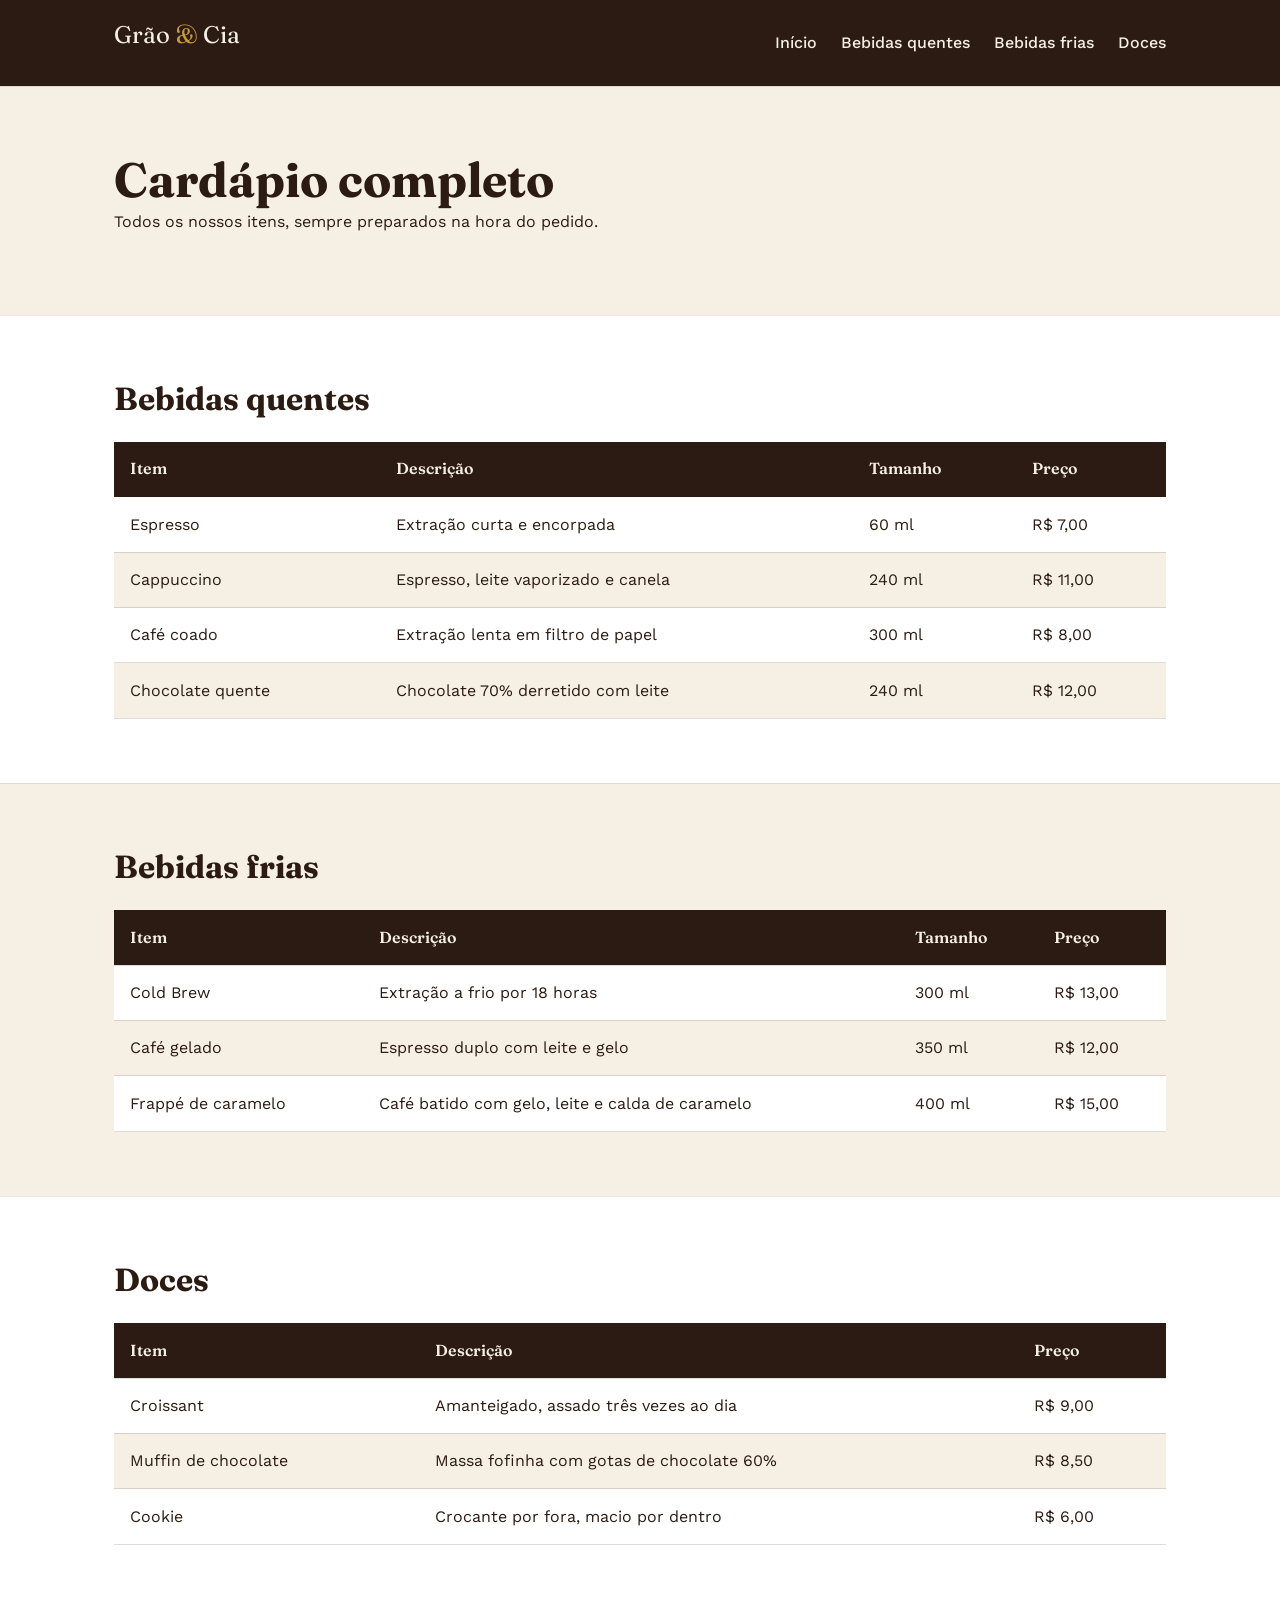
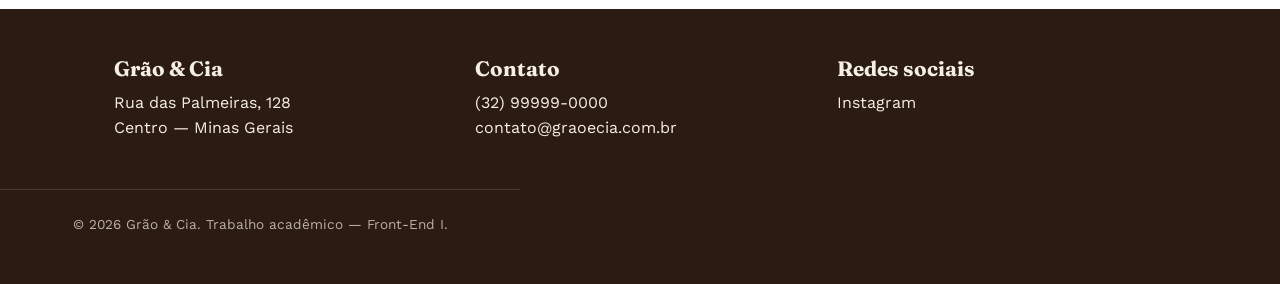
<file: cardapio.html>
<!DOCTYPE html>
<html lang="pt-br">
<head>
  <meta charset="UTF-8">
  <meta name="viewport" content="width=device-width, initial-scale=1.0">
  <title>Cardápio completo — Grão &amp; Cia</title>
  <link rel="preconnect" href="https://fonts.googleapis.com">
  <link href="https://fonts.googleapis.com/css2?family=Fraunces:wght@500;600&family=Work+Sans:wght@400;500;600&display=swap" rel="stylesheet">
  <link rel="stylesheet" href="style.css">
</head>
<body>

  <header id="cabecalho">
    <div class="container">
      <p class="logo">Grão <span>&amp;</span> Cia</p>
      <nav>
        <ul class="menu">
          <!-- Link interno de volta para a página inicial -->
          <li><a href="index.html">Início</a></li>
          <li><a href="#quentes">Bebidas quentes</a></li>
          <li><a href="#frias">Bebidas frias</a></li>
          <li><a href="#doces">Doces</a></li>
        </ul>
      </nav>
    </div>
  </header>

  <main>
    <section class="secao">
      <div class="container">
        <h1>Cardápio completo</h1>
        <p>Todos os nossos itens, sempre preparados na hora do pedido.</p>
      </div>
    </section>

    <section class="secao secao--clara" id="quentes">
      <div class="container">
        <h2>Bebidas quentes</h2>
        <table>
          <thead>
            <tr>
              <th>Item</th>
              <th>Descrição</th>
              <th>Tamanho</th>
              <th>Preço</th>
            </tr>
          </thead>
          <tbody>
            <tr>
              <td>Espresso</td>
              <td>Extração curta e encorpada</td>
              <td>60 ml</td>
              <td>R$ 7,00</td>
            </tr>
            <tr>
              <td>Cappuccino</td>
              <td>Espresso, leite vaporizado e canela</td>
              <td>240 ml</td>
              <td>R$ 11,00</td>
            </tr>
            <tr>
              <td>Café coado</td>
              <td>Extração lenta em filtro de papel</td>
              <td>300 ml</td>
              <td>R$ 8,00</td>
            </tr>
            <tr>
              <td>Chocolate quente</td>
              <td>Chocolate 70% derretido com leite</td>
              <td>240 ml</td>
              <td>R$ 12,00</td>
            </tr>
          </tbody>
        </table>
      </div>
    </section>

    <section class="secao" id="frias">
      <div class="container">
        <h2>Bebidas frias</h2>
        <table>
          <thead>
            <tr>
              <th>Item</th>
              <th>Descrição</th>
              <th>Tamanho</th>
              <th>Preço</th>
            </tr>
          </thead>
          <tbody>
            <tr>
              <td>Cold Brew</td>
              <td>Extração a frio por 18 horas</td>
              <td>300 ml</td>
              <td>R$ 13,00</td>
            </tr>
            <tr>
              <td>Café gelado</td>
              <td>Espresso duplo com leite e gelo</td>
              <td>350 ml</td>
              <td>R$ 12,00</td>
            </tr>
            <tr>
              <td>Frappé de caramelo</td>
              <td>Café batido com gelo, leite e calda de caramelo</td>
              <td>400 ml</td>
              <td>R$ 15,00</td>
            </tr>
          </tbody>
        </table>
      </div>
    </section>

    <section class="secao secao--clara" id="doces">
      <div class="container">
        <h2>Doces</h2>
        <table>
          <thead>
            <tr>
              <th>Item</th>
              <th>Descrição</th>
              <th>Preço</th>
            </tr>
          </thead>
          <tbody>
            <tr>
              <td>Croissant</td>
              <td>Amanteigado, assado três vezes ao dia</td>
              <td>R$ 9,00</td>
            </tr>
            <tr>
              <td>Muffin de chocolate</td>
              <td>Massa fofinha com gotas de chocolate 60%</td>
              <td>R$ 8,50</td>
            </tr>
            <tr>
              <td>Cookie</td>
              <td>Crocante por fora, macio por dentro</td>
              <td>R$ 6,00</td>
            </tr>
          </tbody>
        </table>
      </div>
    </section>
  </main>

  <footer>
    <div class="container">
      <div>
        <h3>Grão &amp; Cia</h3>
        <p>Rua das Palmeiras, 128<br>Centro — Minas Gerais</p>
      </div>
      <div>
        <h3>Contato</h3>
        <p>(32) 99999-0000<br>contato@graoecia.com.br</p>
      </div>
      <div>
        <h3>Redes sociais</h3>
        <p><a href="https://www.instagram.com/" target="_blank" rel="noopener">Instagram</a></p>
      </div>
    </div>
    <p class="copyright">&copy; 2026 Grão &amp; Cia. Trabalho acadêmico — Front-End I.</p>
  </footer>

</body>
</html>
</file>
<file: style.css>
/* =========================================================
   CAFETERIA GRÃO & CIA — style.css
   Este arquivo concentra TODO o CSS do projeto (CSS externo).
   Os comentários indicam, de propósito, qual tipo de seletor
   está sendo usado em cada bloco — isso ajuda vocês a
   explicarem o código no vídeo.
   ========================================================= */

/* ---------- SELETOR UNIVERSAL ----------
   Aplica a regra a TODOS os elementos da página.
   Usamos para zerar margens/padding padrão do navegador
   e garantir que padding não estoure a largura dos elementos. */
* {
  margin: 0;
  padding: 0;
  box-sizing: border-box;
}

/* ---------- VARIÁVEIS DE COR (design tokens) ---------- */
:root {
  --creme: #F6EFE4;
  --marrom-escuro: #2B1B12;
  --marrom-medio: #5C3A1E;
  --dourado: #C89B3C;
  --verde-folha: #4B5842;
  --branco: #FFFFFF;
}

/* ---------- SELETOR DE ELEMENTO ----------
   Aplica a regra a todas as tags <body> da página. */
body {
  font-family: 'Work Sans', Arial, sans-serif;
  color: var(--marrom-escuro);
  background-color: var(--creme);
  line-height: 1.6;
}

/* ---------- SELETOR AGRUPADO ----------
   Uma única regra para h1, h2 e h3 ao mesmo tempo,
   porque todos os títulos usam a mesma fonte de destaque. */
h1, h2, h3 {
  font-family: 'Fraunces', Georgia, serif;
  color: var(--marrom-escuro);
  line-height: 1.2;
}

h1 { font-size: 3rem; }
h2 { font-size: 2rem; margin-bottom: 1rem; }
h3 { font-size: 1.3rem; margin-bottom: 0.5rem; }

p { margin-bottom: 1rem; max-width: 65ch; }

a {
  color: var(--marrom-medio);
  text-decoration: none;
}

a:hover { color: var(--dourado); }

img { max-width: 100%; height: auto; display: block; }

/* ---------- CONTAINER GERAL ---------- */
.container {
  width: 100%;
  max-width: 1100px;
  margin: 0 auto;
  padding: 0 1.5rem;
}

/* =========================================================
   CABEÇALHO / NAVEGAÇÃO
   ========================================================= */

/* ---------- SELETOR DE ID ----------
   #cabecalho é único na página, por isso usamos ID. */
#cabecalho {
  background-color: var(--marrom-escuro);
  position: sticky;
  top: 0;
  z-index: 10;
}

#cabecalho .container {
  display: flex;
  align-items: center;
  justify-content: space-between;
  padding-top: 1rem;
  padding-bottom: 1rem;
}

/* ---------- SELETOR DE CLASSE ----------
   .logo pode, em tese, se repetir — por isso é classe. */
.logo {
  font-family: 'Fraunces', serif;
  font-size: 1.5rem;
  color: var(--creme);
}

.logo span { color: var(--dourado); }

.menu {
  list-style: none;
  display: flex;
  gap: 1.5rem;
}

.menu a {
  color: var(--creme);
  font-weight: 500;
}

.menu a:hover { color: var(--dourado); }

/* =========================================================
   HERO (seção de abertura)
   ========================================================= */
.hero {
  padding: 4rem 0;
}

.hero .container {
  display: grid;
  grid-template-columns: 1.1fr 0.9fr;
  gap: 2rem;
  align-items: center;
}

.hero h1 { margin-bottom: 1rem; }

.hero p { margin-bottom: 1.5rem; }

.destaque {
  color: var(--dourado);
}

/* Botão de call-to-action */
.botao {
  display: inline-block;
  background-color: var(--marrom-escuro);
  color: var(--creme);
  padding: 0.8rem 1.8rem;
  border-radius: 4px;
  font-weight: 600;
}

.botao:hover {
  background-color: var(--dourado);
  color: var(--marrom-escuro);
}

/* =========================================================
   SEÇÕES GERAIS
   ========================================================= */
.secao {
  padding: 4rem 0;
  border-top: 1px solid rgba(43, 27, 18, 0.1);
}

.secao--clara {
  background-color: var(--branco);
}

/* Sobre + horário de funcionamento lado a lado */
.sobre-grid {
  display: grid;
  grid-template-columns: 2fr 1fr;
  gap: 2.5rem;
  align-items: start;
}

.aside-horario {
  background-color: var(--creme);
  border-left: 4px solid var(--dourado);
  padding: 1.5rem;
}

.aside-horario ul {
  list-style: none;
}

.aside-horario li {
  display: flex;
  justify-content: space-between;
  padding: 0.4rem 0;
  border-bottom: 1px dashed rgba(43, 27, 18, 0.2);
}

/* =========================================================
   CARDÁPIO (tabela)
   ========================================================= */
table {
  width: 100%;
  border-collapse: collapse;
  margin-top: 1.5rem;
  background-color: var(--branco);
}

th, td {
  text-align: left;
  padding: 0.9rem 1rem;
  border-bottom: 1px solid rgba(43, 27, 18, 0.15);
}

th {
  background-color: var(--marrom-escuro);
  color: var(--creme);
  font-family: 'Fraunces', serif;
  font-weight: 600;
}

tr:nth-child(even) { background-color: var(--creme); }

.ver-cardapio {
  margin-top: 1.5rem;
}

/* =========================================================
   AMBIENTE (imagens + listas)
   ========================================================= */
.galeria {
  display: grid;
  grid-template-columns: 1fr 1fr;
  gap: 1.5rem;
  margin-bottom: 2rem;
}

.galeria figure {
  background-color: var(--branco);
  padding: 0.8rem;
  border-radius: 6px;
}

.galeria figcaption {
  margin-top: 0.6rem;
  font-size: 0.9rem;
  color: var(--marrom-medio);
  text-align: center;
}

.listas-ambiente {
  display: grid;
  grid-template-columns: 1fr 1fr;
  gap: 2rem;
}

.listas-ambiente ul,
.listas-ambiente ol {
  padding-left: 1.3rem;
}

.listas-ambiente li { margin-bottom: 0.5rem; }

/* =========================================================
   RODAPÉ
   ========================================================= */
footer {
  background-color: var(--marrom-escuro);
  color: var(--creme);
  padding: 3rem 0 2rem;
}

footer .container {
  display: grid;
  grid-template-columns: 1fr 1fr 1fr;
  gap: 2rem;
}

footer h3 { color: var(--creme); }

footer a { color: var(--creme); }
footer a:hover { color: var(--dourado); }

.copyright {
  text-align: center;
  margin-top: 2rem;
  padding-top: 1.5rem;
  border-top: 1px solid rgba(246, 239, 228, 0.15);
  font-size: 0.85rem;
  color: rgba(246, 239, 228, 0.7);
}

/* =========================================================
   RESPONSIVIDADE — MEDIA QUERIES
   ========================================================= */

/* Tablets: empilha o hero e reduz a fonte do título */
@media (max-width: 900px) {
  .hero .container {
    grid-template-columns: 1fr;
  }

  .sobre-grid {
    grid-template-columns: 1fr;
  }

  footer .container {
    grid-template-columns: 1fr 1fr;
  }

  h1 { font-size: 2.4rem; }
}

/* Celulares: menu empilhado, galeria e listas em coluna única */
@media (max-width: 600px) {
  #cabecalho .container {
    flex-direction: column;
    gap: 0.8rem;
  }

  .menu {
    flex-wrap: wrap;
    justify-content: center;
    gap: 1rem;
  }

  .galeria,
  .listas-ambiente {
    grid-template-columns: 1fr;
  }

  footer .container {
    grid-template-columns: 1fr;
    text-align: center;
  }

  h1 { font-size: 2rem; }
  h2 { font-size: 1.6rem; }
}
</file>
